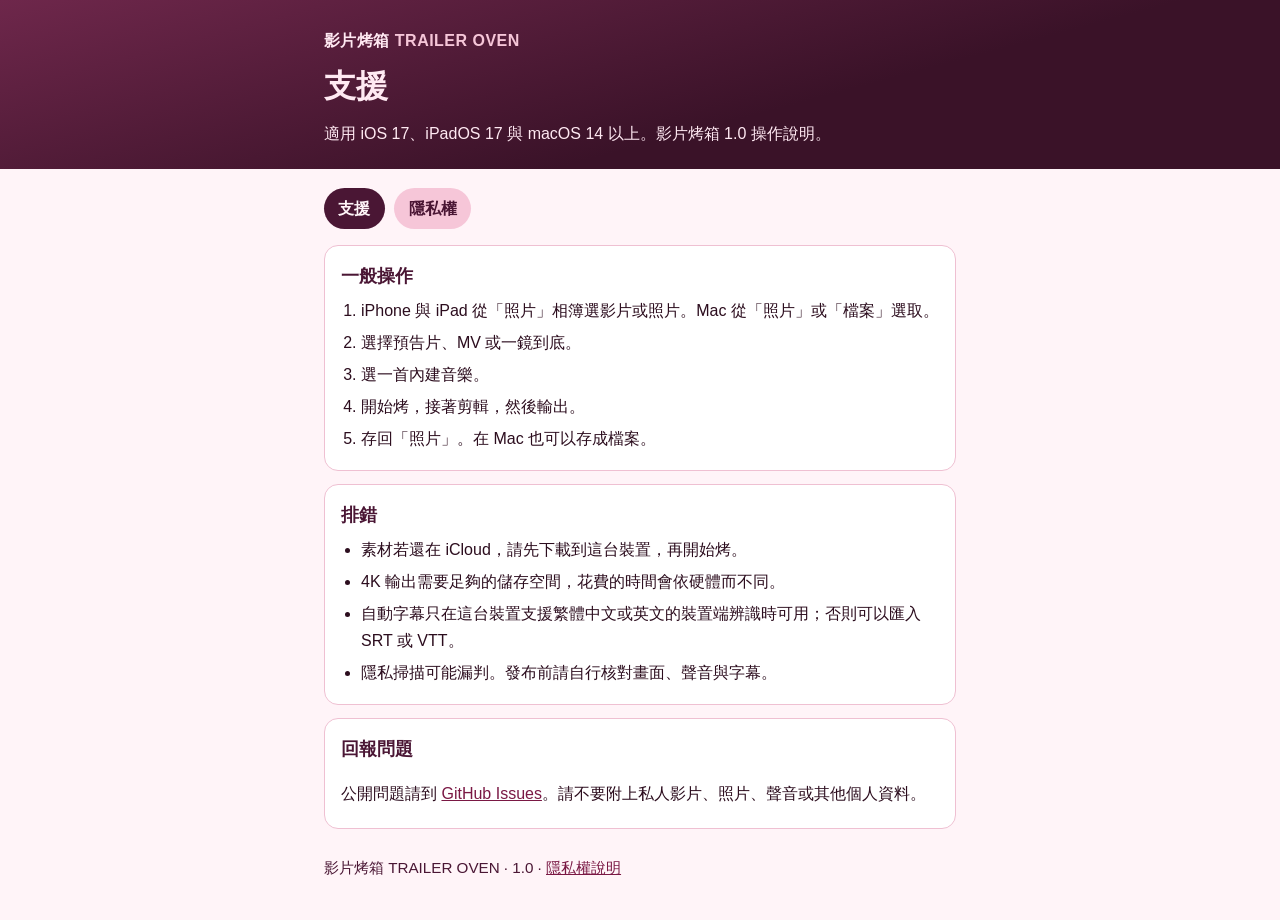
<file: index.html>
<!DOCTYPE html>
<html lang="zh-Hant">
<head>
  <meta charset="utf-8">
  <meta name="viewport" content="width=device-width, initial-scale=1">
  <title>影片烤箱 TRAILER OVEN｜支援</title>
  <meta name="description" content="影片烤箱 TRAILER OVEN 1.0 的操作說明與排錯。">
  <link rel="stylesheet" href="style.css">
</head>
<body>
  <header>
    <div class="wrap">
      <p class="brand">影片烤箱 <span>TRAILER OVEN</span></p>
      <h1>支援</h1>
      <p>適用 iOS 17、iPadOS 17 與 macOS 14 以上。影片烤箱 1.0 操作說明。</p>
    </div>
  </header>
  <main class="wrap">
    <nav>
      <a href="index.html" aria-current="page">支援</a>
      <a href="privacy.html">隱私權</a>
    </nav>
    <section>
      <h2>一般操作</h2>
      <ol>
        <li>iPhone 與 iPad 從「照片」相簿選影片或照片。Mac 從「照片」或「檔案」選取。</li>
        <li>選擇預告片、MV 或一鏡到底。</li>
        <li>選一首內建音樂。</li>
        <li>開始烤，接著剪輯，然後輸出。</li>
        <li>存回「照片」。在 Mac 也可以存成檔案。</li>
      </ol>
    </section>
    <section>
      <h2>排錯</h2>
      <ul>
        <li>素材若還在 iCloud，請先下載到這台裝置，再開始烤。</li>
        <li>4K 輸出需要足夠的儲存空間，花費的時間會依硬體而不同。</li>
        <li>自動字幕只在這台裝置支援繁體中文或英文的裝置端辨識時可用；否則可以匯入 SRT 或 VTT。</li>
        <li>隱私掃描可能漏判。發布前請自行核對畫面、聲音與字幕。</li>
      </ul>
    </section>
    <section>
      <h2>回報問題</h2>
      <p>公開問題請到 <a href="https://github.com/Culaliya/trailer-oven-support/issues">GitHub Issues</a>。請不要附上私人影片、照片、聲音或其他個人資料。</p>
    </section>
  </main>
  <footer class="wrap">
    <p>影片烤箱 TRAILER OVEN · 1.0 · <a href="privacy.html">隱私權說明</a></p>
  </footer>
</body>
</html>
</file>
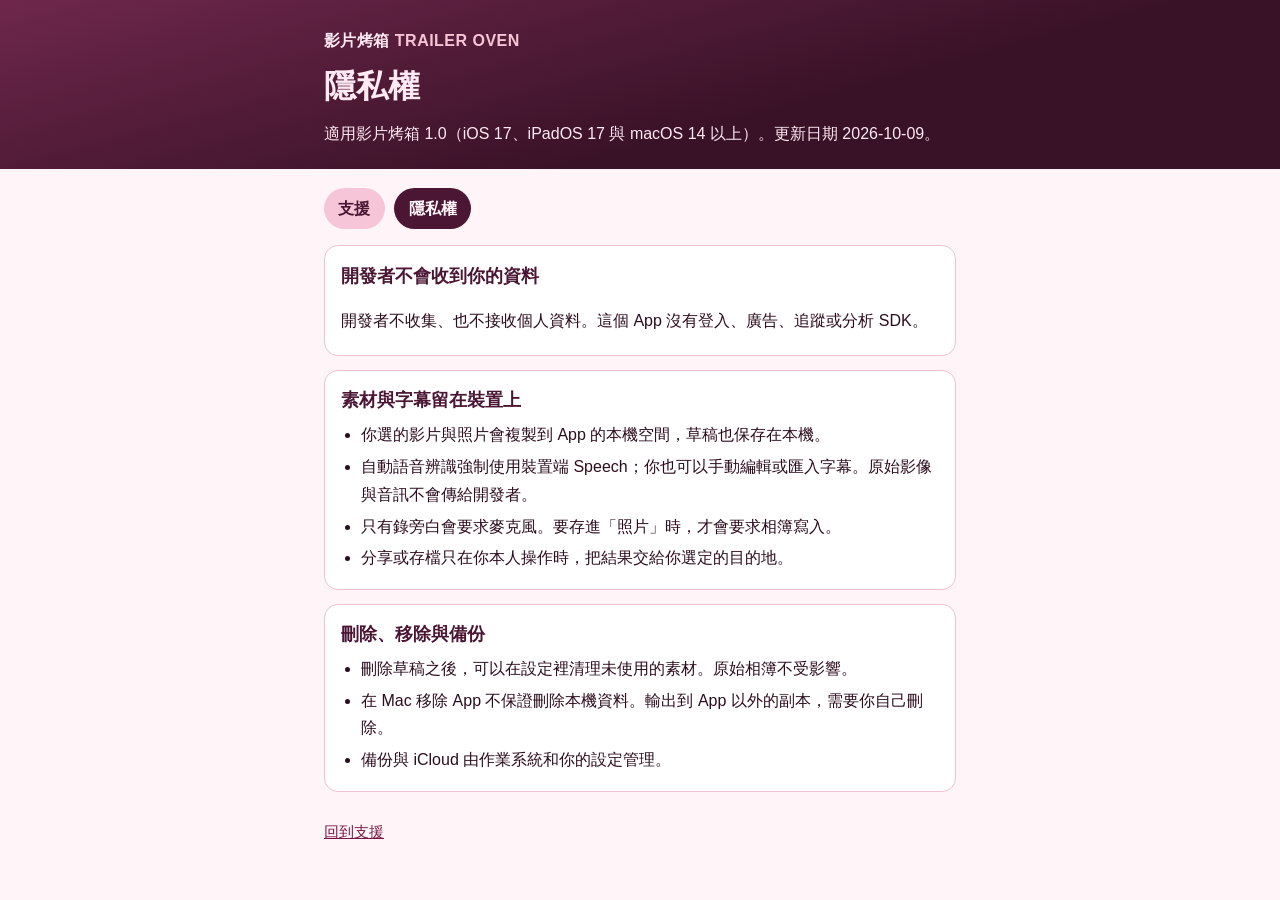
<file: privacy.html>
<!DOCTYPE html>
<html lang="zh-Hant">
<head>
  <meta charset="utf-8">
  <meta name="viewport" content="width=device-width, initial-scale=1">
  <title>影片烤箱 TRAILER OVEN｜隱私權</title>
  <meta name="description" content="影片烤箱 TRAILER OVEN 隱私權說明。開發者不收集、也不接收個人資料。">
  <link rel="stylesheet" href="style.css">
</head>
<body>
  <header>
    <div class="wrap">
      <p class="brand">影片烤箱 <span>TRAILER OVEN</span></p>
      <h1>隱私權</h1>
      <p>適用影片烤箱 1.0（iOS 17、iPadOS 17 與 macOS 14 以上）。更新日期 2026-10-09。</p>
    </div>
  </header>
  <main class="wrap">
    <nav>
      <a href="index.html">支援</a>
      <a href="privacy.html" aria-current="page">隱私權</a>
    </nav>
    <section>
      <h2>開發者不會收到你的資料</h2>
      <p>開發者不收集、也不接收個人資料。這個 App 沒有登入、廣告、追蹤或分析 SDK。</p>
    </section>
    <section>
      <h2>素材與字幕留在裝置上</h2>
      <ul>
        <li>你選的影片與照片會複製到 App 的本機空間，草稿也保存在本機。</li>
        <li>自動語音辨識強制使用裝置端 Speech；你也可以手動編輯或匯入字幕。原始影像與音訊不會傳給開發者。</li>
        <li>只有錄旁白會要求麥克風。要存進「照片」時，才會要求相簿寫入。</li>
        <li>分享或存檔只在你本人操作時，把結果交給你選定的目的地。</li>
      </ul>
    </section>
    <section>
      <h2>刪除、移除與備份</h2>
      <ul>
        <li>刪除草稿之後，可以在設定裡清理未使用的素材。原始相簿不受影響。</li>
        <li>在 Mac 移除 App 不保證刪除本機資料。輸出到 App 以外的副本，需要你自己刪除。</li>
        <li>備份與 iCloud 由作業系統和你的設定管理。</li>
      </ul>
    </section>
  </main>
  <footer class="wrap">
    <p><a href="index.html">回到支援</a></p>
  </footer>
</body>
</html>
</file>
<file: style.css>
:root {
  --ink: #2c0d1e;
  --plum: #4a1634;
  --rose: #7a1844;
  --pink: #f6c6d8;
  --blush: #fff4f8;
  --line: #efc0d2;
}
* { box-sizing: border-box; }
body {
  margin: 0;
  font-family: -apple-system, BlinkMacSystemFont, "PingFang TC", "Heiti TC", sans-serif;
  background: var(--blush);
  color: var(--ink);
  line-height: 1.7;
}
header {
  background: linear-gradient(165deg, #6e274b, #3a1228 62%);
  color: #ffe9f2;
  padding: 1.7rem 0 1.35rem;
}
.wrap { width: min(42rem, 100%); margin: 0 auto; padding: 0 1.25rem; }
.brand { margin: 0; font-weight: 700; letter-spacing: 0.03em; }
.brand span { color: var(--pink); }
header h1 { margin: 0.3rem 0 0.4rem; font-size: clamp(1.55rem, 4vw, 2rem); }
header p { margin: 0; }
main.wrap { padding-top: 1rem; padding-bottom: 0.4rem; }
nav { display: flex; flex-wrap: wrap; gap: 0.6rem; margin: 0.2rem 0 1rem; }
nav a {
  color: var(--plum);
  background: var(--pink);
  text-decoration: none;
  font-weight: 600;
  padding: 0.45rem 0.9rem;
  border-radius: 999px;
}
nav a[aria-current="page"] { background: var(--plum); color: #fff5f8; }
section {
  background: #fff;
  border: 1px solid var(--line);
  border-radius: 14px;
  padding: 0.9rem 1rem 0.3rem;
  margin: 0 0 0.85rem;
}
h2 { margin: 0 0 0.35rem; color: var(--plum); font-size: 1.12rem; }
a { color: var(--rose); overflow-wrap: anywhere; }
ol, ul { margin: 0.1rem 0 0.8rem; padding-left: 1.25rem; }
li { margin: 0.3rem 0; }
footer.wrap { padding-top: 0.15rem; padding-bottom: 2.2rem; color: var(--plum); font-size: 0.95rem; }
footer p { margin: 0.25rem 0; }
:focus-visible { outline: 3px solid var(--rose); outline-offset: 2px; }
</file>
